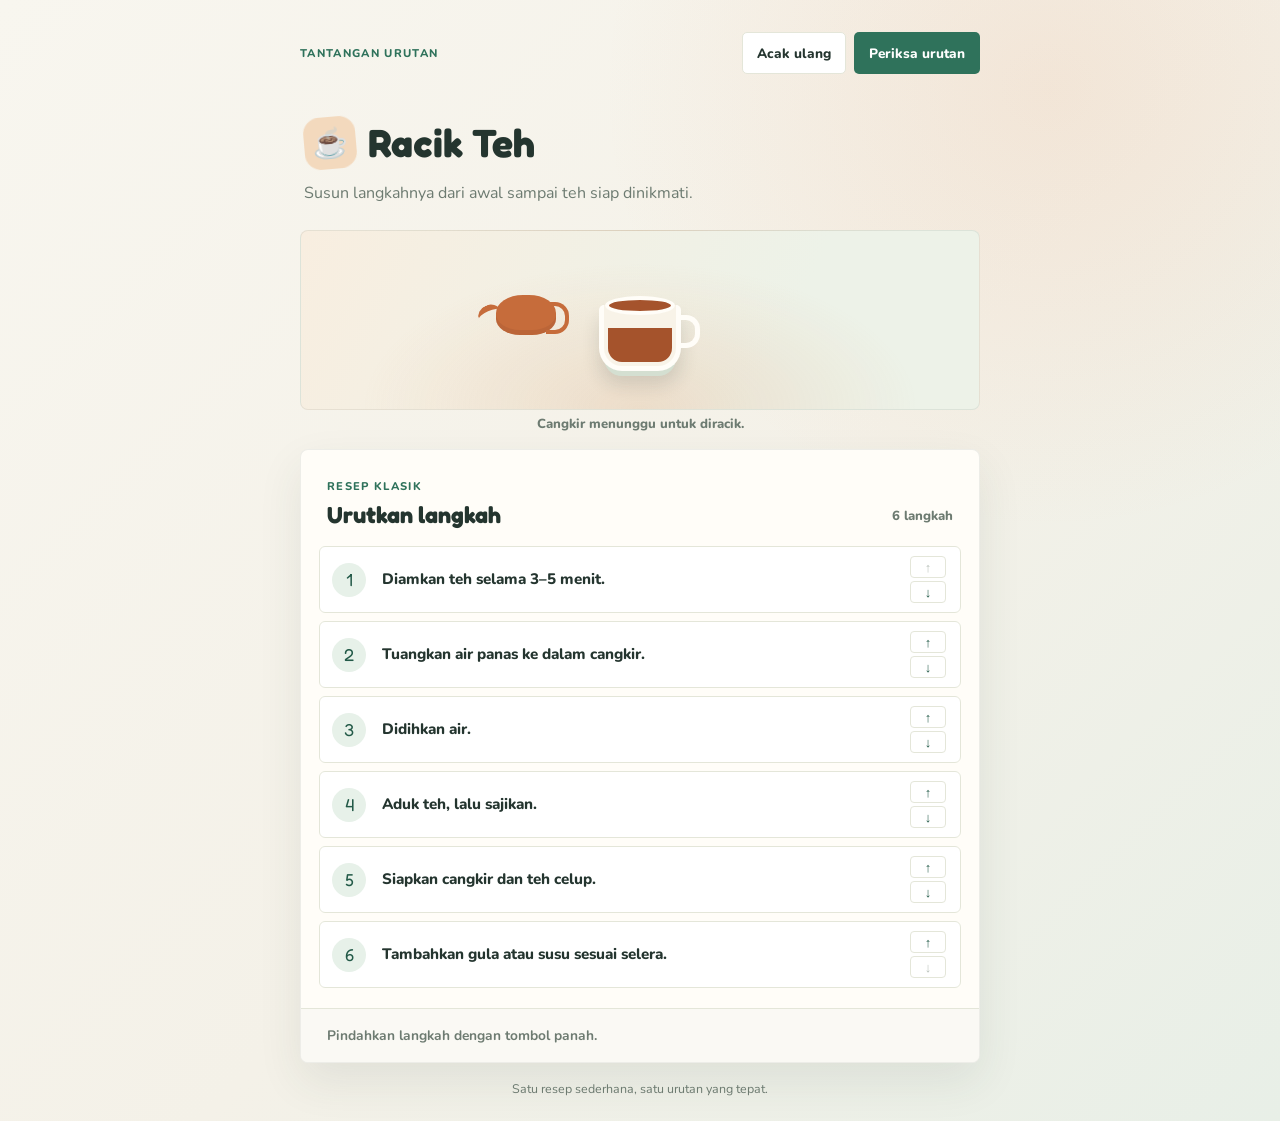
<file: index.html>
<!DOCTYPE html>
<html lang="id">

<head>
    <meta charset="UTF-8">
    <meta name="viewport" content="width=device-width, initial-scale=1.0">
    <meta name="theme-color" content="#f4f1e8">
    <title>Racik Teh | Tantangan Urutan</title>
    <link rel="preconnect" href="https://fonts.googleapis.com">
    <link rel="preconnect" href="https://fonts.gstatic.com" crossorigin>
    <link
        href="https://fonts.googleapis.com/css2?family=Fredoka:wght@500;600;700&family=Nunito:wght@400;600;700;800&display=swap"
        rel="stylesheet">
    <link rel="stylesheet" href="styles.css">
    <script type="module" src="game.js"></script>
</head>

<body>
    <main class="game-shell">
        <div class="header-top">
            <div class="eyebrow">TANTANGAN URUTAN</div>
            <div class="top-actions">
                <button class="button button-secondary" id="resetButton" type="button">Acak ulang</button>
                <button class="button button-primary" id="checkButton" type="button">Periksa urutan</button>
            </div>
        </div>
        <header class="game-header">
            <div class="title-row">
                <span class="tea-mark" aria-hidden="true">☕</span>
                <h1>Racik Teh</h1>
            </div>
            <p>Susun langkahnya dari awal sampai teh siap dinikmati.</p>
        </header>

        <div class="tea-scene" id="teaScene" role="img" aria-label="Cangkir teh menunggu untuk diracik">
            <div class="tea-kettle" aria-hidden="true"></div>
            <span class="steam steam-kettle" aria-hidden="true"></span>
            <span class="tea-stream" aria-hidden="true"></span>
            <div class="tea-cup" aria-hidden="true">
                <span class="tea-liquid"></span>
            </div>
            <span class="steam steam-cup" aria-hidden="true"></span>
            <span class="tea-bag" aria-hidden="true"></span>
            <span class="sugar-cube" aria-hidden="true"></span>
            <span class="tea-spoon" aria-hidden="true"></span>
        </div>
        <p class="tea-scene-caption" id="teaSceneCaption" aria-live="polite" aria-atomic="true">Cangkir menunggu untuk
            diracik.</p>

        <section class="game-panel" aria-labelledby="steps-heading">
            <div class="panel-heading">
                <div>
                    <span class="section-kicker">RESEP KLASIK</span>
                    <h2 id="steps-heading">Urutkan langkah</h2>
                </div>
                <div class="step-count" id="stepCount" aria-live="polite">6 langkah</div>
            </div>

            <ol class="steps-list" id="stepsList" aria-label="Langkah membuat teh"></ol>

            <div class="game-footer">
                <p class="feedback" id="feedback" aria-live="polite">Pindahkan langkah dengan tombol panah.</p>
            </div>
        </section>

        <footer class="page-footer">Satu resep sederhana, satu urutan yang tepat.</footer>
    </main>
</body>

</html>
</file>
<file: styles.css>
:root {
    color-scheme: light;
    --paper: #f4f1e8;
    --surface: #fffdf8;
    --ink: #24352f;
    --muted: #6d7b71;
    --line: #e4e6d9;
    --green: #2f725b;
    --green-dark: #235a48;
    --green-soft: #e7f1e9;
    --orange: #e18b55;
    --correct: #28714d;
    --wrong: #b34e3d;
    --display: 'Fredoka', sans-serif;
    --body: 'Nunito', sans-serif;
}

* {
    box-sizing: border-box;
}

body {
    min-height: 100vh;
    margin: 0;
    padding: 32px 18px 24px;
    background:
        radial-gradient(ellipse at 82% 8%, rgba(225, 139, 85, 0.12), transparent 28rem),
        linear-gradient(135deg, #f8f6ef 0%, var(--paper) 55%, #e8efe7 100%);
    color: var(--ink);
    font-family: var(--body);
}

button,
a {
    -webkit-tap-highlight-color: transparent;
}

.game-shell {
    width: min(100%, 680px);
    margin: 0 auto;
}

.back-link {
    display: inline-flex;
    align-items: center;
    min-height: 36px;
    color: var(--muted);
    font-size: 0.88rem;
    font-weight: 800;
    text-decoration: none;
}

.back-link:hover {
    color: var(--green-dark);
}

.game-header {
    padding: 38px 4px 24px;
    animation: arrive 450ms ease-out both;
}

.header-top {
    display: flex;
    align-items: center;
    justify-content: space-between;
    gap: 12px;
}

.top-actions {
    display: flex;
    flex: 0 0 auto;
    gap: 8px;
    margin-left: auto;
}

.eyebrow,
.section-kicker {
    color: var(--green);
    font-size: 0.7rem;
    font-weight: 800;
    letter-spacing: 0.12em;
}

.title-row {
    display: flex;
    align-items: center;
    gap: 12px;
    margin-top: 5px;
}

.tea-mark {
    display: grid;
    width: 52px;
    height: 52px;
    flex: 0 0 52px;
    place-items: center;
    border-radius: 16px;
    background: #f3d9bd;
    font-size: 1.8rem;
    transform: rotate(-5deg);
}

h1,
h2 {
    margin: 0;
    font-family: var(--display);
}

h1 {
    font-size: 2.45rem;
    line-height: 1.1;
}

.game-header p {
    max-width: 470px;
    margin: 12px 0 0;
    color: var(--muted);
    font-size: 1rem;
    line-height: 1.55;
}

.game-panel {
    overflow: hidden;
    border: 1px solid rgba(36, 53, 47, 0.08);
    border-radius: 8px;
    background: var(--surface);
    box-shadow: 0 18px 45px rgba(45, 70, 56, 0.09);
    animation: arrive 550ms 80ms ease-out both;
}

.tea-scene {
    position: relative;
    min-height: 180px;
    margin-bottom: 5px;
    overflow: hidden;
    border: 1px solid rgba(36, 53, 47, 0.08);
    border-radius: 8px;
    background:
        radial-gradient(ellipse at 50% 100%, rgba(225, 139, 85, 0.2), transparent 58%),
        linear-gradient(115deg, #f8eee0, #edf2e8 70%);
}

.tea-cup {
    position: absolute;
    z-index: 1;
    bottom: 38px;
    left: calc(50% - 41px);
    width: 82px;
    height: 66px;
    border: 5px solid #fffdf8;
    border-top: 0;
    border-radius: 5px 5px 23px 23px;
    background: #f8f3e8;
    box-shadow: 0 10px 0 -5px #d4dfd1, 0 14px 18px rgba(36, 53, 47, 0.14);
    transform-origin: 50% 90%;
}

.tea-cup::before {
    position: absolute;
    top: 10px;
    right: -24px;
    width: 18px;
    height: 23px;
    border: 5px solid #fffdf8;
    border-left: 0;
    border-radius: 0 14px 14px 0;
    content: "";
}

.tea-cup::after {
    position: absolute;
    top: -9px;
    left: 50%;
    width: 62px;
    height: 11px;
    border: 4px solid #fffdf8;
    border-radius: 50%;
    background: #a5532c;
    content: "";
    transform: translateX(-50%);
}

.tea-liquid {
    position: absolute;
    right: 4px;
    bottom: 4px;
    left: 4px;
    height: 34px;
    border-radius: 0 0 14px 14px;
    background: #a5532c;
}

.tea-kettle {
    position: absolute;
    bottom: 74px;
    left: calc(50% - 144px);
    width: 60px;
    height: 40px;
    border-radius: 45% 45% 40% 40%;
    background: #c66c3b;
    box-shadow: inset 0 -5px 0 rgba(132, 67, 38, 0.16);
}

.tea-kettle::before {
    position: absolute;
    top: 10px;
    left: -18px;
    width: 23px;
    height: 13px;
    border-top: 6px solid #c66c3b;
    border-radius: 50%;
    content: "";
    transform: rotate(-24deg);
}

.tea-kettle::after {
    position: absolute;
    top: 7px;
    right: -13px;
    width: 19px;
    height: 24px;
    border: 4px solid #c66c3b;
    border-left: 0;
    border-radius: 0 14px 14px 0;
    content: "";
}

.steam {
    position: absolute;
    width: 14px;
    height: 24px;
    border-left: 3px solid rgba(109, 123, 113, 0.55);
    border-radius: 50%;
    opacity: 0;
}

.steam::after {
    position: absolute;
    top: 8px;
    left: 5px;
    width: 10px;
    height: 18px;
    border-left: 2px solid rgba(109, 123, 113, 0.35);
    border-radius: 50%;
    content: "";
}

.steam-kettle {
    bottom: 116px;
    left: calc(50% - 129px);
}

.steam-cup {
    bottom: 107px;
    left: calc(50% - 4px);
}

.tea-stream {
    position: absolute;
    z-index: 2;
    top: 74px;
    left: calc(50% - 87px);
    width: 4px;
    height: 48px;
    border-radius: 4px;
    background: #a5532c;
    opacity: 0;
    transform: scaleY(0);
    transform-origin: top;
}

.tea-bag {
    position: absolute;
    z-index: 2;
    top: 27px;
    left: calc(50% - 5px);
    width: 10px;
    height: 13px;
    border-radius: 2px;
    background: #a5532c;
    opacity: 0;
}

.tea-bag::before {
    position: absolute;
    bottom: 12px;
    left: 4px;
    width: 1px;
    height: 34px;
    background: #8d7053;
    content: "";
}

.sugar-cube {
    position: absolute;
    top: 35px;
    left: calc(50% - 17px);
    width: 9px;
    height: 9px;
    border: 1px solid #e4d9c5;
    border-radius: 2px;
    background: #fffdf8;
    opacity: 0;
}

.tea-spoon {
    position: absolute;
    top: 87px;
    left: calc(50% + 17px);
    width: 40px;
    height: 3px;
    border-radius: 3px;
    background: #87928a;
    opacity: 0;
    transform-origin: 4px 50%;
}

.tea-spoon::before {
    position: absolute;
    top: -3px;
    left: -6px;
    width: 9px;
    height: 9px;
    border-radius: 50%;
    background: #87928a;
    content: "";
}

.tea-scene-caption {
    margin: 0 4px 16px;
    color: var(--muted);
    font-size: 0.82rem;
    font-weight: 800;
    line-height: 1.4;
    text-align: center;
}

.tea-scene.is-animating[data-step="prepare"] .tea-bag {
    animation: teabag-drop 900ms ease-in-out;
}

.tea-scene.is-animating[data-step="boil"] .tea-kettle {
    animation: kettle-boil 800ms ease-in-out;
}

.tea-scene.is-animating[data-step="boil"] .steam-kettle,
.tea-scene.is-animating[data-step="serve"] .steam-cup {
    animation: steam-rise 900ms ease-out;
}

.tea-scene.is-animating[data-step="pour"] .tea-kettle {
    animation: kettle-pour 900ms ease-in-out;
}

.tea-scene.is-animating[data-step="pour"] .tea-stream {
    animation: pour-stream 900ms ease-in-out;
}

.tea-scene.is-animating[data-step="pour"] .tea-liquid {
    animation: fill-tea 900ms ease-in-out;
}

.tea-scene.is-animating[data-step="steep"] .tea-bag {
    animation: teabag-steep 1s ease-in-out;
}

.tea-scene.is-animating[data-step="steep"] .tea-liquid {
    animation: deepen-tea 1s ease-in-out;
}

.tea-scene.is-animating[data-step="season"] .sugar-cube {
    animation: sugar-drop 850ms ease-in;
}

.tea-scene.is-animating[data-step="season"] .tea-spoon {
    animation: spoon-stir 850ms ease-in-out;
}

.tea-scene.is-animating[data-step="serve"] .tea-cup {
    animation: cup-serve 900ms ease-in-out;
}

.tea-scene.is-animating[data-mistake="serve"] .tea-cup {
    animation: cup-serve 900ms ease-in-out;
}

.panel-heading {
    display: flex;
    align-items: end;
    justify-content: space-between;
    gap: 16px;
    padding: 24px 26px 18px;
}

.panel-heading h2 {
    margin-top: 4px;
    font-size: 1.45rem;
}

.step-count {
    padding-bottom: 3px;
    color: var(--muted);
    font-size: 0.82rem;
    font-weight: 800;
    white-space: nowrap;
}

.steps-list {
    display: grid;
    gap: 8px;
    margin: 0;
    padding: 0 18px;
    list-style: none;
}

.step-item {
    display: grid;
    grid-template-columns: 38px minmax(0, 1fr) 40px;
    align-items: center;
    gap: 12px;
    min-height: 64px;
    padding: 9px 10px 9px 12px;
    border: 1px solid var(--line);
    border-radius: 6px;
    background: #fff;
    animation: arrive 300ms ease-out both;
}

.step-number {
    display: grid;
    width: 34px;
    aspect-ratio: 1;
    place-items: center;
    border-radius: 50%;
    background: var(--green-soft);
    color: var(--green-dark);
    font-family: var(--display);
    font-size: 1.08rem;
}

.step-text {
    font-size: 0.95rem;
    font-weight: 800;
    line-height: 1.35;
}

.move-controls {
    display: grid;
    gap: 3px;
}

.move-button {
    display: grid;
    width: 36px;
    height: 22px;
    place-items: center;
    border: 1px solid var(--line);
    border-radius: 4px;
    background: #fff;
    color: var(--green-dark);
    cursor: pointer;
    font-size: 0.82rem;
    line-height: 1;
}

.move-button:hover:not(:disabled) {
    border-color: var(--green);
    background: var(--green-soft);
}

.move-button:disabled {
    color: #b8c0b9;
    cursor: default;
}

.step-item.is-correct {
    border-color: rgba(40, 113, 77, 0.45);
    background: #f3faf4;
}

.step-item.is-wrong {
    border-color: rgba(179, 78, 61, 0.35);
    background: #fff8f5;
}

.game-footer {
    display: grid;
    grid-template-columns: minmax(0, 1fr);
    margin-top: 20px;
    padding: 17px 26px;
    border-top: 1px solid var(--line);
    background: #faf9f4;
}

.feedback {
    margin: 0;
    color: var(--muted);
    font-size: 0.86rem;
    font-weight: 700;
    line-height: 1.4;
}

.feedback[data-state="success"] {
    color: var(--correct);
}

.feedback[data-state="error"] {
    color: var(--wrong);
}

.button {
    min-height: 42px;
    padding: 0 14px;
    border: 1px solid transparent;
    border-radius: 5px;
    cursor: pointer;
    font-family: var(--body);
    font-size: 0.85rem;
    font-weight: 800;
    transition: background-color 140ms ease, transform 140ms ease;
}

.button:active {
    transform: translateY(1px);
}

.button-primary {
    background: var(--green);
    color: #fff;
}

.button-primary:hover {
    background: var(--green-dark);
}

.button-secondary {
    border-color: var(--line);
    background: #fff;
    color: var(--ink);
}

.button-secondary:hover {
    background: var(--green-soft);
}

.button:focus-visible,
.move-button:focus-visible,
.back-link:focus-visible {
    outline: 3px solid var(--orange);
    outline-offset: 3px;
}

.page-footer {
    padding: 17px 4px 0;
    color: var(--muted);
    font-size: 0.78rem;
    text-align: center;
}

@keyframes arrive {
    from {
        opacity: 0;
        transform: translateY(8px);
    }

    to {
        opacity: 1;
        transform: translateY(0);
    }
}

@keyframes teabag-drop {
    0% {
        opacity: 0;
        transform: translateY(-12px);
    }

    20%,
    75% {
        opacity: 1;
    }

    60% {
        transform: translateY(57px);
    }

    100% {
        opacity: 0;
        transform: translateY(49px);
    }
}

@keyframes kettle-boil {

    0%,
    100% {
        transform: rotate(0);
    }

    25%,
    75% {
        transform: rotate(-5deg);
    }

    50% {
        transform: rotate(5deg);
    }
}

@keyframes steam-rise {
    0% {
        opacity: 0;
        transform: translateY(8px) scale(0.8);
    }

    35%,
    65% {
        opacity: 1;
    }

    100% {
        opacity: 0;
        transform: translateY(-18px) scale(1.15);
    }
}

@keyframes kettle-pour {

    0%,
    100% {
        transform: rotate(0);
    }

    35%,
    70% {
        transform: rotate(-24deg);
    }
}

@keyframes pour-stream {

    0%,
    15%,
    85%,
    100% {
        opacity: 0;
        transform: scaleY(0);
    }

    25%,
    75% {
        opacity: 1;
        transform: scaleY(1);
    }
}

@keyframes fill-tea {

    0%,
    100% {
        height: 34px;
    }

    70% {
        height: 44px;
    }
}

@keyframes teabag-steep {

    0%,
    100% {
        opacity: 0;
    }

    10%,
    90% {
        opacity: 1;
    }

    25%,
    55%,
    80% {
        transform: translateY(48px);
    }

    40%,
    70% {
        transform: translateY(30px);
    }
}

@keyframes deepen-tea {

    0%,
    100% {
        background: #a5532c;
    }

    50% {
        background: #753b25;
    }
}

@keyframes sugar-drop {
    0% {
        opacity: 0;
        transform: translateY(-8px) rotate(0);
    }

    20%,
    75% {
        opacity: 1;
    }

    60% {
        transform: translateY(47px) rotate(95deg);
    }

    100% {
        opacity: 0;
        transform: translateY(42px) rotate(120deg);
    }
}

@keyframes spoon-stir {

    0%,
    100% {
        opacity: 0;
        transform: rotate(0);
    }

    15%,
    85% {
        opacity: 1;
    }

    30%,
    70% {
        transform: rotate(24deg);
    }

    50% {
        transform: rotate(-24deg);
    }
}

@keyframes cup-serve {

    0%,
    100% {
        transform: translateX(0) rotate(0);
    }

    40%,
    70% {
        transform: translateX(18px) rotate(5deg);
    }
}

@media (max-width: 560px) {
    body {
        padding: 0 8px 20px;
    }

    .game-header {
        padding: 20px 2px 19px;
    }

    .header-top {
        position: sticky;
        top: 0;
        z-index: 20;
        align-items: center;
        flex-wrap: nowrap;
        gap: 6px;
        margin: 0 -8px;
        padding: 8px;
        border-bottom: 1px solid var(--line);
        background: rgba(248, 246, 239, 0.97);
        box-shadow: 0 4px 12px rgba(36, 53, 47, 0.08);
    }

    .eyebrow {
        font-size: 0.65rem;
        letter-spacing: 0.07em;
        white-space: nowrap;
    }

    .top-actions {
        flex-wrap: nowrap;
        justify-content: flex-end;
        gap: 4px;
    }

    .top-actions .button {
        min-height: 34px;
        padding: 0 3px;
        font-size: 0.68rem;
        white-space: nowrap;
    }

    h1 {
        font-size: 1.75rem;
    }

    .tea-mark {
        width: 44px;
        height: 44px;
        flex-basis: 44px;
        border-radius: 14px;
        font-size: 1.55rem;
    }

    .panel-heading {
        padding: 16px 12px 12px;
    }

    .steps-list {
        gap: 6px;
        padding: 0 4px;
    }

    .step-item {
        grid-template-columns: 30px minmax(0, 1fr) 32px;
        gap: 7px;
        min-height: 54px;
        padding: 6px;
    }

    .step-number {
        width: 28px;
        font-size: 0.96rem;
    }

    .step-text {
        font-size: 0.82rem;
        line-height: 1.3;
    }

    .move-controls {
        gap: 2px;
    }

    .move-button {
        width: 30px;
        height: 20px;
    }

    .game-footer {
        padding: 13px 12px;
    }

    .button {
        padding: 0 10px;
        font-size: 0.8rem;
    }
}

@media (prefers-reduced-motion: reduce) {

    *,
    *::before,
    *::after {
        animation-duration: 0.01ms !important;
        animation-iteration-count: 1 !important;
        scroll-behavior: auto !important;
        transition-duration: 0.01ms !important;
    }
}
</file>
